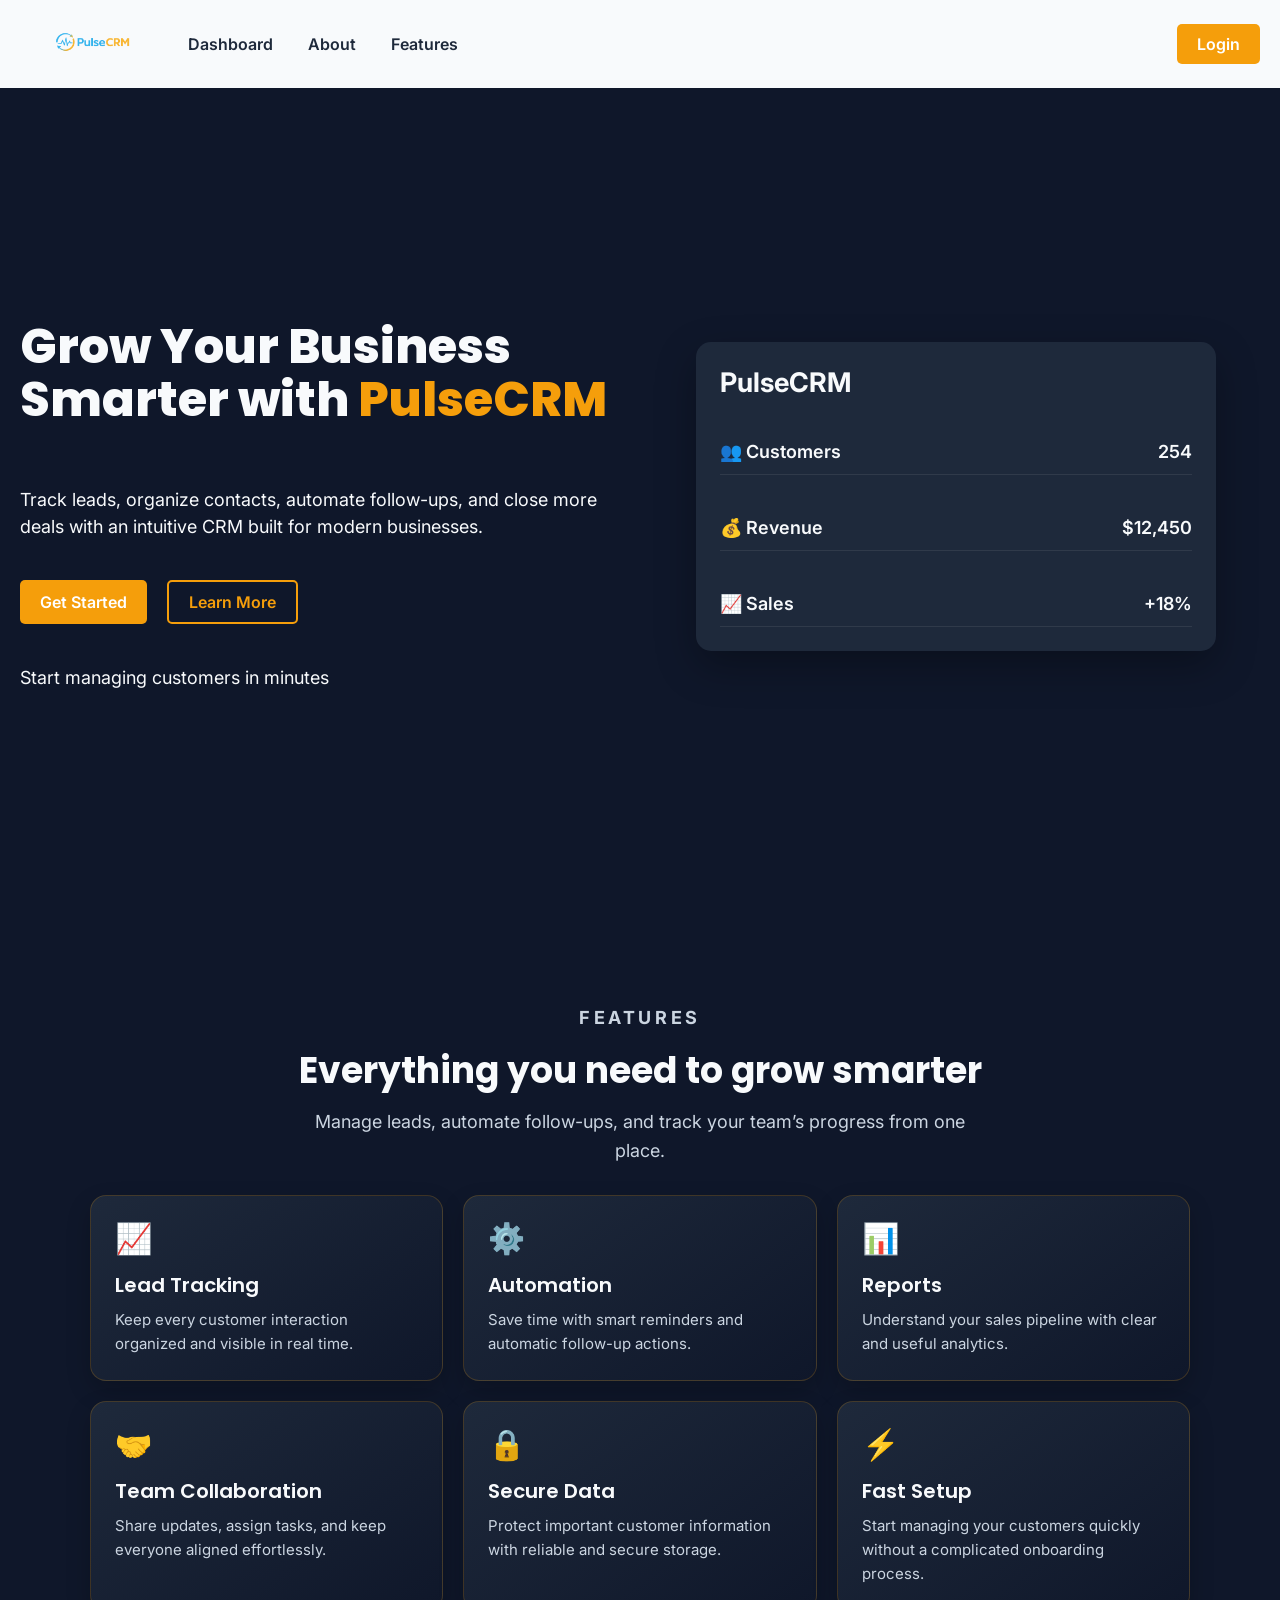
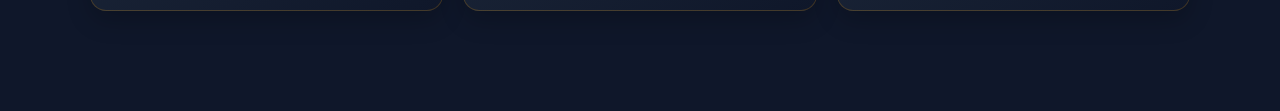
<file: index.html>
<!DOCTYPE html>
<html lang="en">
<head>
    <meta charset="UTF-8">
    <meta name="viewport" content="width=device-width, initial-scale=1.0">
    <title>Smart-CRM</title>
    <link rel="preconnect" href="https://fonts.googleapis.com">
    <link rel="preconnect" href="https://fonts.gstatic.com" crossorigin>
    <link href="https://fonts.googleapis.com/css2?family=Inter:wght@400;500;600;700;800&family=Poppins:wght@500;600;700&display=swap" rel="stylesheet">
    <link rel="stylesheet" href="style.css">
</head>
<body>
    <nav>
        <div class="left">
        <img src="crmlogo.png" alt="Logo" class="logo">

        <ul class="nav-links">
            <li><a href="#home">Dashboard</a></li>
            <li><a href="#about">About</a></li>
            <li><a href="#features">Features</a></li>
        </ul>
        </div>
        <button class="login-button">Login</button>
    </nav>

    <section class="hero">
        <div class="hero-left">
        <h1>Grow Your Business
         <br> Smarter with <span class="highlight">PulseCRM</span></h1>
      <p>Track leads, organize contacts, automate follow-ups, and close more deals with an intuitive CRM built for modern businesses.</p>
         <div class="hero-buttons">
      <button class="get-started-button">Get Started</button> 
      <button class="learn-more-button">Learn More</button>
      </div>
      <p>Start managing customers in minutes</p>
      </div>

      <div class="hero-right">
      <div class="dashboard-preview-card">
        <h2>PulseCRM</h2>
    <div class="stat">
        <span>👥 Customers</span>
    <span>254</span>
    </div>

    <div class="stat">
    <span>💰 Revenue</span>
    <span>$12,450</span>
</div>

<div class="stat">
    <span>📈 Sales</span>
    <span>+18%</span>
</div>

        


        </div>
    </div>
        
    </section>

    <section class="features-section" id="features">
        <div class="features-header">
            <p class="section-label">Features</p>
            <h2>Everything you need to grow smarter</h2>
            <p>Manage leads, automate follow-ups, and track your team’s progress from one place.</p>
        </div>

        <div class="features-cards">
            <article class="feature-card">
                <div class="feature-icon">📈</div>
                <h3>Lead Tracking</h3>
                <p>Keep every customer interaction organized and visible in real time.</p>
            </article>
            <article class="feature-card">
                <div class="feature-icon">⚙️</div>
                <h3>Automation</h3>
                <p>Save time with smart reminders and automatic follow-up actions.</p>
            </article>
            <article class="feature-card">
                <div class="feature-icon">📊</div>
                <h3>Reports</h3>
                <p>Understand your sales pipeline with clear and useful analytics.</p>
            </article>
            <article class="feature-card">
                <div class="feature-icon">🤝</div>
                <h3>Team Collaboration</h3>
                <p>Share updates, assign tasks, and keep everyone aligned effortlessly.</p>
            </article>
            <article class="feature-card">
                <div class="feature-icon">🔒</div>
                <h3>Secure Data</h3>
                <p>Protect important customer information with reliable and secure storage.</p>
            </article>
            <article class="feature-card">
                <div class="feature-icon">⚡</div>
                <h3>Fast Setup</h3>
                <p>Start managing your customers quickly without a complicated onboarding process.</p>
            </article>
        </div>
    </section>

</body>
</html>
</file>
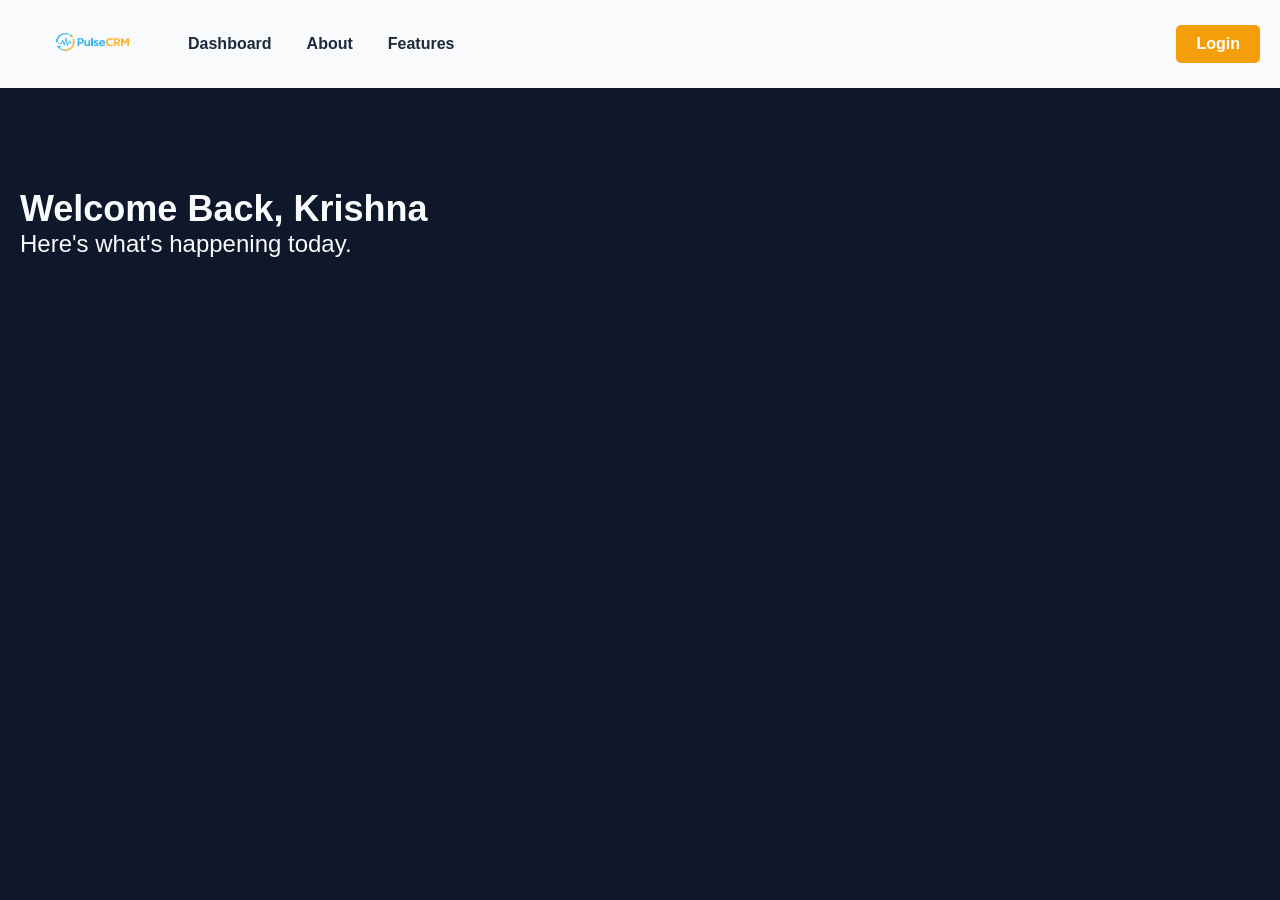
<file: dashboard.html>
<!DOCTYPE html>
<html lang="en">
<head>
    <meta charset="UTF-8">
    <meta name="viewport" content="width=device-width, initial-scale=1.0">
    <title>DASHBOARD</title>
    <link rel="stylesheet" href="dashboard.css">
</head>
<body>
    <nav>
        <div class="left">
        <img src="crmlogo.png" alt="Logo" class="logo">

        <ul class="nav-links">
            <li><a href="#home">Dashboard</a></li>
            <li><a href="#about">About</a></li>
            <li><a href="#features">Features</a></li>
        </ul>
        </div>
        <button class="login-button">Login</button>
    </nav>

    <section class="hero">
        <h1>Welcome Back, Krishna</h1>
        <p>Here's what's happening today.</p>
    </section>
</body>
</html>
</file>
<file: style.css>
*{
    margin:0;
    padding:0;
    box-sizing: border-box;
}

body{
    background-color: #0F172A;
    overflow-x: hidden;
    width: 100%;
    font-family: 'Inter', sans-serif;
    color: #F8FAFC;
}

nav{
    background-color: #F8FAFC;
    padding: 8px 20px;
    display: flex;
    justify-content: space-between;
    align-items: center;
    min-height:64px;
    height: auto;
    flex-wrap: wrap;
    width: 100%;
}

nav ul{
    list-style-type: none;
    margin: 0;
    padding: 0;
}

nav ul li{
    margin:0;
}

nav ul li a{
    color: #1E293B;
    text-decoration: none;
    font-size: 16px;
    font-weight: 600;
    font-family: 'Inter', sans-serif;
}

nav img{
    height:60px;
    width: auto;
    margin-left: 20px;
}

.nav-links{
    display:flex;
    gap:40px;
    list-style:none;
    gap: 35px;
}

.nav-links a{
    text-decoration:none;
}

.left{
    display:flex;
    align-items:center;
    gap:40px;
    flex-wrap: wrap;
}

.login-button {
    background-color: #F59E0B;
    color: white;
    border: none;
    padding: 10px 20px;
    cursor: pointer;
    font-size: 16px;
    border-radius: 5px;
    font-family: 'Inter', sans-serif;
    font-weight: 600;
}

.nav-links a:hover{
    color:#F59E0B;
    transition:0.3s;
}

.login-button{
    transition:.3s;
}

.login-button:hover{
    transform:translateY(-2px);
}

.logo{
    height: 72px;
    width: auto;
    max-width: 180px;
    object-fit: contain;
    display: block;
    flex-shrink: 0;
}

.hero{
    display:flex;
    justify-content:space-between;
    align-items:center;
    padding: 32px 20px 0;
    min-height: calc(100vh - 64px);
    color: #F8FAFC;
    width: 100%;
    flex-wrap: wrap;
}

.hero-left{
    display:flex;
    flex-direction:column;
    justify-content:center;
    align-items:flex-start;
    gap:20px;
    padding: 0 20px;
    flex: 1;
    min-width: 280px;
}

.get-started-button {
    background-color: #F59E0B;
    color: white;
    border: none;
    padding: 10px 20px;
    cursor: pointer;
    font-size: 16px;
    border-radius: 5px;
    font-family: 'Inter', sans-serif;
    font-weight: 600;
}

.learn-more-button {
    background-color: transparent;
    color: #F59E0B;
    border: 2px solid #F59E0B;
    padding: 10px 20px;
    cursor: pointer;
    font-size: 16px;
    border-radius: 5px;
    font-family: 'Inter', sans-serif;
    font-weight: 600;
}

.get-started-button:hover{
    transform: translateY(-2px);
    transition: 0.3s;
}

.learn-more-button:hover{
    transform: translateY(-2px);
    transition: 0.3s;
}

.hero-buttons{
    display:flex;
    gap:20px;
    margin-top:20px;
}

.hero p{
    font-size: 18px;
    line-height: 1.5;
    max-width: 600px;
    margin-top: 20px;
}

.hero-right{
    display:flex;
    justify-content:center;
    align-items:center;
    padding: 0 20px;
    flex: 1;
    min-width: 280px;
}

.dashboard-preview-card{
    background-color: #1E293B;
    color: #F8FAFC;
    padding: 24px;
    border-radius: 15px;
    box-shadow: 0 15px 40px rgba(0,0,0,0.3);
    width: 100%;
    max-width: 520px;
    text-align: left;
    height: auto;
    font-size: 18px;
    font-weight: 600;
    margin-bottom:20px;
    box-sizing: border-box;
}

.highlight{
    color:#F59E0B;
}

.hero {
    display: flex;
    align-items: center;
    justify-content: space-between;
    gap: 24px;
    flex-wrap: wrap;
    padding: 0 20px;
}

.hero-left,
.hero-right {
    padding: 0;
}

.stat {
    display: flex;
    justify-content: space-between;
    gap: 20px;
    margin-top: 30px;
    padding:12px 0;
    border-bottom:1px solid rgba(255,255,255,.08);
}

.stat-item {
    text-align: center;
}

.dashboard-preview-card:hover {
    transform: translateY(-5px);
    transition: 0.3s;
}

.hero-left h1 {
    font-size: 48px;
    font-weight: 800;
    margin-bottom: 20px;
    font-family: 'Poppins', sans-serif;
    line-height: 1.1;
}

.features-section {
    padding: 80px 20px 100px;
    color: #F8FAFC;
    display: flex;
    flex-direction: column;
    align-items: center;
    gap: 30px;
}

.features-header {
    text-align: center;
    max-width: 700px;
}

.section-label {
    color: #F59E0B;
    font-weight: 700;
    letter-spacing: 0.2em;
    text-transform: uppercase;
    margin-bottom: 10px;
}

.features-header h2 {
    font-size: 36px;
    margin-bottom: 10px;
    font-family: 'Poppins', sans-serif;
    font-weight: 700;
}

.features-header p {
    font-size: 18px;
    line-height: 1.6;
    color: #CBD5E1;
}

.features-cards {
    width: 100%;
    max-width: 1100px;
    display: grid;
    grid-template-columns: repeat(3, minmax(220px, 1fr));
    gap: 20px;
}

.feature-card {
    background: linear-gradient(145deg, #1E293B, #0F172A);
    border: 1px solid rgba(245, 158, 11, 0.2);
    border-radius: 16px;
    padding: 24px;
    box-shadow: 0 10px 25px rgba(0, 0, 0, 0.2);
    transition: transform 0.3s ease, box-shadow 0.3s ease;
}

.feature-card:hover {
    transform: translateY(-4px);
    box-shadow: 0 14px 30px rgba(0, 0, 0, 0.25);
}

.feature-icon {
    font-size: 30px;
    margin-bottom: 14px;
}

.feature-card h3 {
    font-size: 20px;
    margin-bottom: 8px;
    font-family: 'Poppins', sans-serif;
    font-weight: 600;
}

.feature-card p {
    font-size: 15px;
    line-height: 1.6;
    color: #CBD5E1;
    font-family: 'Inter', sans-serif;
}

@media (max-width: 1024px) {
    .hero-left h1 { font-size: 40px; }
    .dashboard-preview-card { max-width: 480px; }
    .hero { padding-top: 28px; }
}

@media (max-width: 768px) {
    .features-cards {
        grid-template-columns: repeat(2, minmax(0, 1fr));
    }

    .features-header h2 {
        font-size: 28px;
    }

    .features-header p {
        font-size: 16px;
    }

    nav {
        flex-direction: row;
        justify-content: space-between;
        align-items: center;
        padding: 12px 16px;
        gap: 12px;
        flex-wrap: nowrap;
        overflow-x: auto;
    }

    .left {
        flex-direction: row;
        align-items: center;
        justify-content: space-between;
        gap: 16px;
        flex: 1;
        min-width: 0;
        flex-wrap: nowrap;
    }

    .nav-links {
        flex-direction: row;
        align-items: center;
        gap: 12px;
        flex-wrap: nowrap;
        margin-left: auto;
    }

    .logo {
        height: 58px;
        max-width: 150px;
        margin-left: 0;
        margin-right: 0;
        flex-shrink: 0;
    }

    .login-button {
        margin-top: 0;
        flex-shrink: 0;
    }

    .hero {
        flex-direction: column;
        text-align: center;
        padding: 24px 16px 0;
        gap: 20px;
    }

    .hero-left {
        align-items: center;
        padding: 0;
        flex: 1;
        min-width: auto;
        width: 100%;
    }

    .hero-left h1 {
        font-size: 28px;
        word-break: break-word;
    }

    .hero p {
        max-width: 100%;
        font-size: 16px;
        padding: 0;
    }

    .hero-buttons {
        justify-content: center;
        flex-wrap: wrap;
        gap: 12px;
        width: 100%;
    }

    .hero-right {
        width: 100%;
        padding: 0;
        margin-top: 20px;
        flex: 1;
        min-width: auto;
    }

    .dashboard-preview-card {
        max-width: 90%;
        width: 100%;
        padding: 20px;
        height: auto;
    }

    .get-started-button, .learn-more-button {
        padding: 10px 18px;
        font-size: 14px;
    }
}

@media (max-width: 480px) {
    .features-section {
        padding: 60px 16px 80px;
    }

    .features-cards {
        grid-template-columns: 1fr;
    }

    .feature-card {
        padding: 20px;
    }
    body {
        font-size: 14px;
    }

    nav {
        padding: 12px 12px;
        gap: 10px;
    }

    .left {
        gap: 12px;
    }

    .logo {
        height: 48px;
        max-width: 130px;
    }

    .hero {
        padding-top: 18px;
    }

    .hero {
        padding: 16px 12px;
        gap: 16px;
        min-height: auto;
    }

    .hero-left {
        padding: 0;
        min-width: auto;
    }

    .hero-left h1 {
        font-size: 24px;
        line-height: 1.2;
    }

    .hero p {
        font-size: 14px;
    }

    .hero-buttons {
        gap: 10px;
        margin-top: 15px;
    }

    .get-started-button, .learn-more-button {
        padding: 8px 16px;
        font-size: 13px;
    }

    .dashboard-preview-card {
        max-width: 100%;
        padding: 16px;
        font-size: 16px;
    }

    .stat {
        gap: 12px;
        margin-top: 20px;
    }

    nav ul li a {
        font-size: 15px;
    }
}
</file>
<file: dashboard.css>
*{
    margin:0;
    padding:0;
    box-sizing: border-box;
}

body{
    background-color: #0F172A;
    overflow-x: hidden;
    width: 100%;
    font-family: 'Inter', sans-serif;
    color: #F8FAFC;
}

nav{
    background-color: #F8FAFC;
    padding: 8px 20px;
    display: flex;
    justify-content: space-between;
    align-items: center;
    min-height:64px;
    height: auto;
    flex-wrap: wrap;
    width: 100%;
}

nav ul{
    list-style-type: none;
    margin: 0;
    padding: 0;
}

nav ul li{
    margin:0;
}

nav ul li a{
    color: #1E293B;
    text-decoration: none;
    font-size: 16px;
    font-weight: 600;
    font-family: 'Inter', sans-serif;
}

nav img{
    height:60px;
    width: auto;
    margin-left: 20px;
}

.nav-links{
    display:flex;
    gap:40px;
    list-style:none;
    gap: 35px;
}

.nav-links a{
    text-decoration:none;
}

.left{
    display:flex;
    align-items:center;
    gap:40px;
    flex-wrap: wrap;
}

.login-button {
    background-color: #F59E0B;
    color: white;
    border: none;
    padding: 10px 20px;
    cursor: pointer;
    font-size: 16px;
    border-radius: 5px;
    font-family: 'Inter', sans-serif;
    font-weight: 600;
}

.nav-links a:hover{
    color:#F59E0B;
    transition:0.3s;
}

.login-button{
    transition:.3s;
}

.login-button:hover{
    transform:translateY(-2px);
}

.logo{
    height: 72px;
    width: auto;
    max-width: 180px;
    object-fit: contain;
    display: block;
    flex-shrink: 0;
}

.hero{
    display: flex;
   justify-content: center;
   font-size: 24px;
    flex-direction: column;
    padding: 20px;
    padding-top: 100px;

}
</file>
